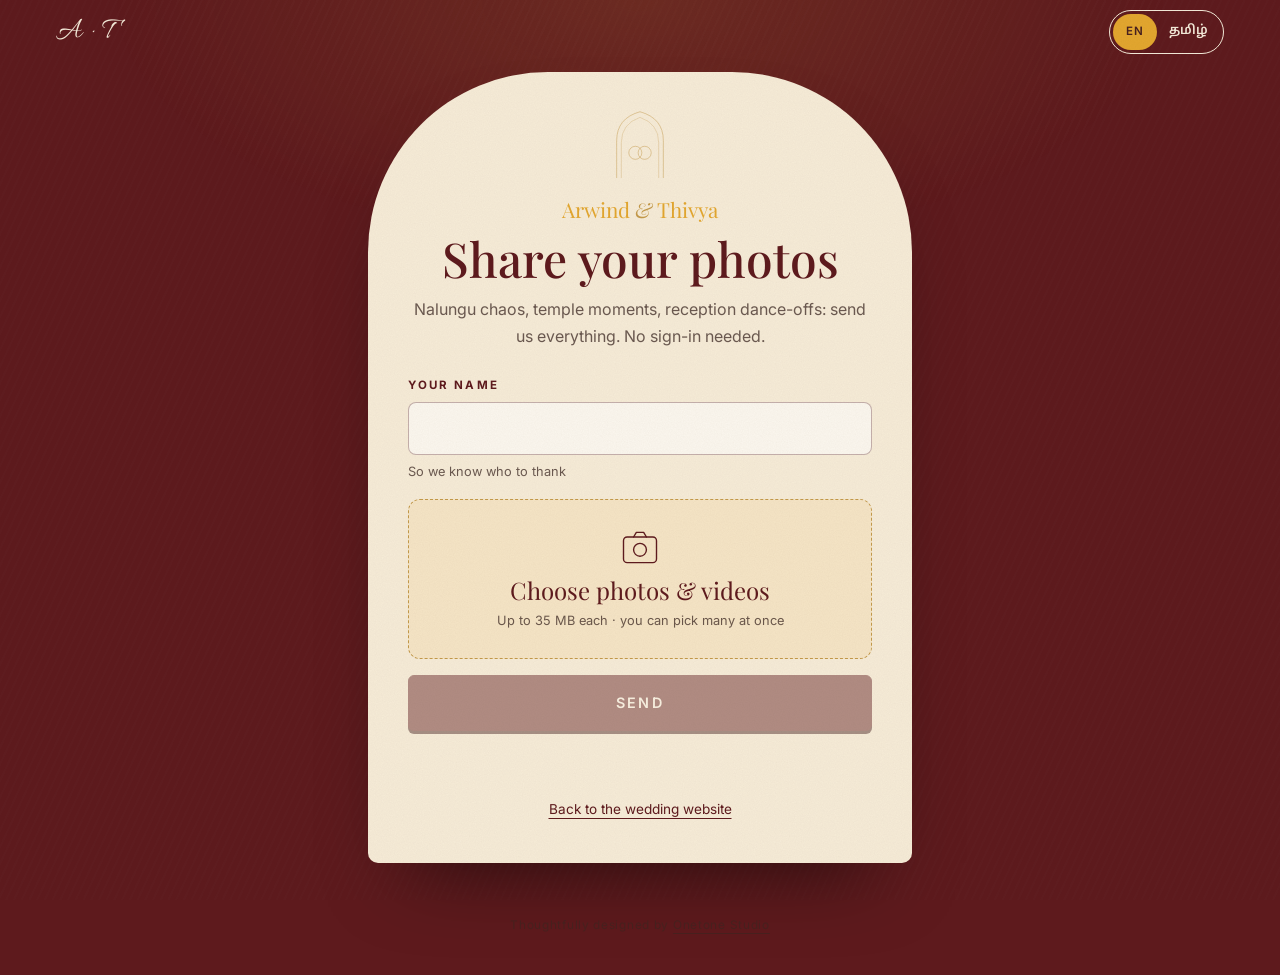
<file: upload.html>
<!doctype html>
<html lang="en" class="no-js">
<head>
  <meta charset="utf-8">
  <meta name="viewport" content="width=device-width, initial-scale=1, viewport-fit=cover">
  <title>Share your photos · Arwind &amp; Thivya</title>
  <meta name="description" content="Share your wedding photos and videos with Arwind & Thivya. No sign-in needed.">
  <meta name="theme-color" content="#602C30">
  <meta name="robots" content="noindex">
  <link rel="icon" href="data:image/svg+xml,%3Csvg xmlns='http://www.w3.org/2000/svg' viewBox='0 0 64 64'%3E%3Crect width='64' height='64' rx='14' fill='%23602C30'/%3E%3Cpath d='M16 52V30Q16 14 32 10Q48 14 48 30V52' fill='none' stroke='%23E2AD38' stroke-width='3'/%3E%3Ccircle cx='32' cy='34' r='6' fill='none' stroke='%23E2AD38' stroke-width='3'/%3E%3C/svg%3E">
  <script>document.documentElement.classList.replace('no-js','js');</script>
  <link rel="preconnect" href="https://fonts.googleapis.com">
  <link rel="preconnect" href="https://fonts.gstatic.com" crossorigin>
  <link rel="stylesheet" href="https://fonts.googleapis.com/css2?family=Allura&family=Inter:wght@400;500;600&family=Noto+Sans+Tamil:wght@400;500;600&family=Noto+Serif+Tamil:wght@400;500;600&family=Playfair+Display:ital,wght@0,400;0,500;0,600;1,400;1,500&display=swap">
  <link rel="stylesheet" href="css/style.css">
</head>
<body class="up-page">

<!-- =========================================================
     GUEST PHOTO UPLOAD — opened from the QR code / Share Photos.
     All text comes from js/config.js; sending is handled by js/upload.js.
     ========================================================= -->
<header class="up-top">
  <a class="topbar__mark" href="index.html#memories"><span class="topbar__mono" data-config="couple.monogram">A · T</span></a>
  <div class="lang" role="group" aria-label="Language">
    <button type="button" class="lang__btn" data-lang="en" aria-pressed="true">EN</button>
    <button type="button" class="lang__btn lang__btn--ta" data-lang="ta" aria-pressed="false" lang="ta">தமிழ்</button>
  </div>
</header>

<main class="up-main">
  <div class="up-card">
    <svg class="up-arch" viewBox="0 0 120 150" aria-hidden="true">
      <path d="M10 150 V70 Q10 22 60 8 Q110 22 110 70 V150" fill="none" stroke="currentColor" stroke-width="1"/>
      <path d="M20 150 V74 Q20 34 60 20 Q100 34 100 74 V150" fill="none" stroke="currentColor" stroke-width=".6"/>
      <circle cx="50" cy="96" r="14" fill="none" stroke="currentColor"/><circle cx="70" cy="96" r="14" fill="none" stroke="currentColor"/>
    </svg>
    <p class="up-names"><span data-couple="partner1">Arwind</span> <em>&amp;</em> <span data-couple="partner2">Thivya</span></p>
    <h1 class="up-title" data-i18n="uploadTitle">Share your photos</h1>
    <p class="up-intro" data-i18n="uploadIntro"></p>

    <!-- The upload form is built here by js/upload.js -->
    <div data-uploader></div>

    <a class="up-back" href="index.html#memories" data-i18n="backToSite">Back to the wedding website</a>
  </div>
  <p class="footer__credit up-credit"><span data-i18n="madeBy">Thoughtfully designed by</span> <a id="studio-link" href="https://onetone.my" target="_blank" rel="noopener">Onetone Studio</a></p>
</main>

<noscript><p class="up-noscript">Please enable JavaScript to upload photos.</p></noscript>

<script src="js/config.js" defer></script>
<script src="js/upload.js" defer></script>
</body>
</html>
</file>
